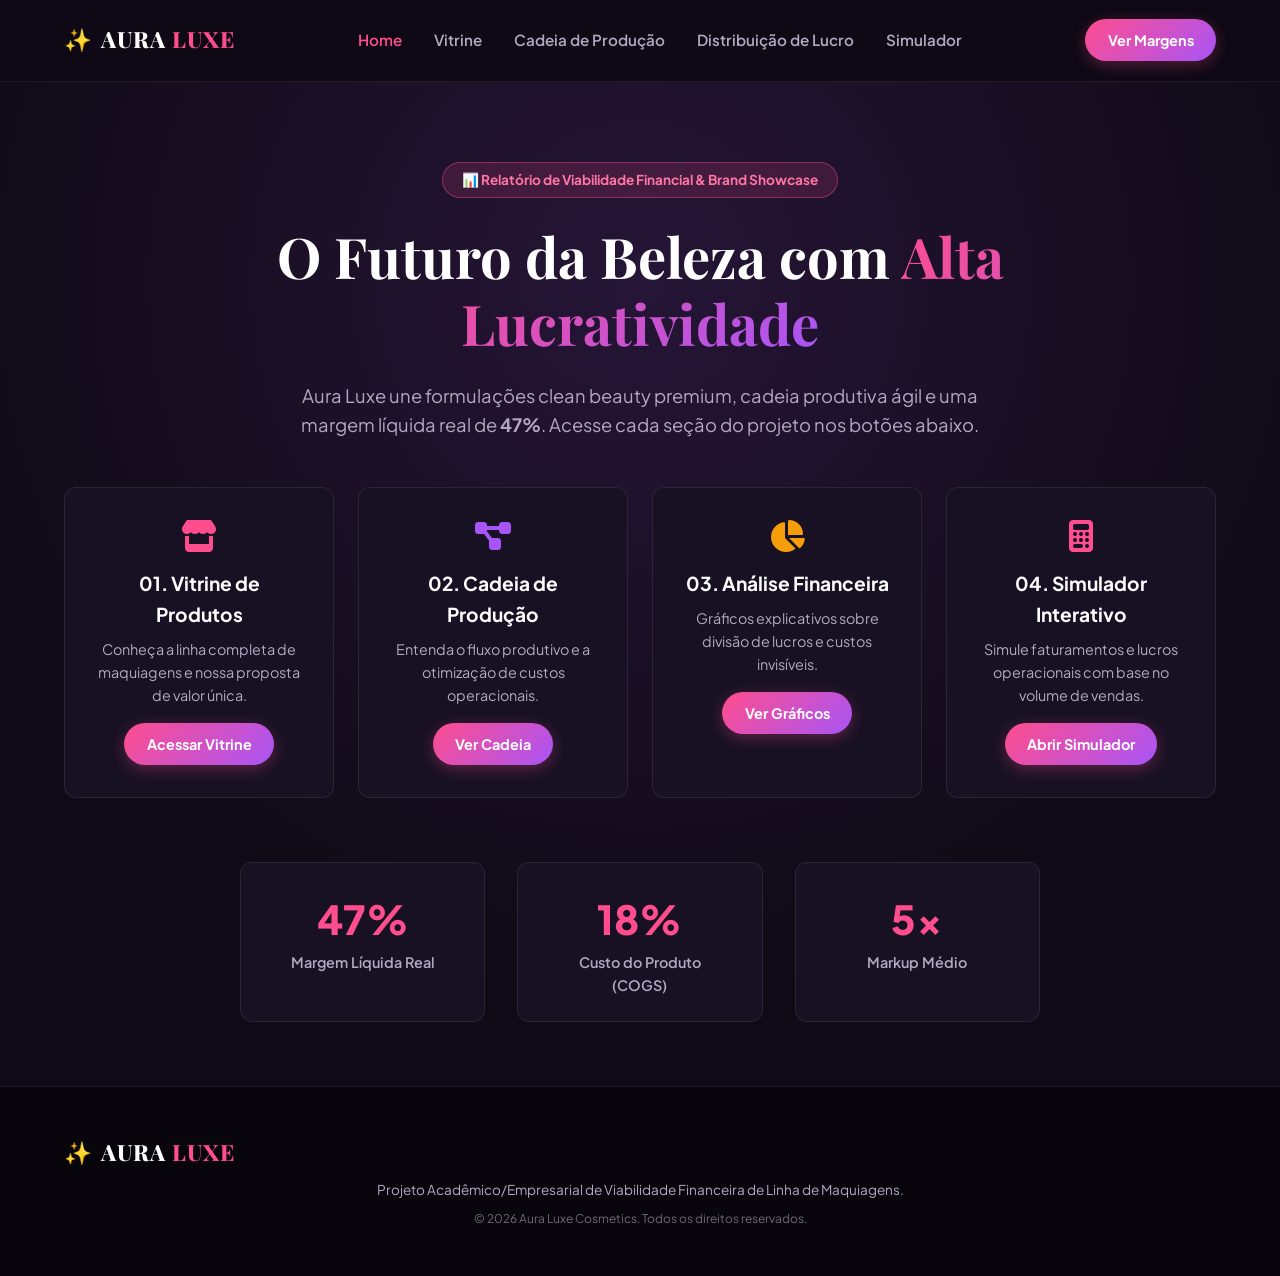
<file: index.html>
<!DOCTYPE html>
<html lang="pt-BR">
<head>
  <meta charset="UTF-8">
  <meta name="viewport" content="width=device-width, initial-scale=1.0">
  <title>Aura Luxe Cosmetics - Portal do Projeto</title>
  <link rel="stylesheet" href="style.css">
  <link rel="preconnect" href="https://fonts.googleapis.com">
  <link rel="preconnect" href="https://fonts.gstatic.com" crossorigin>
  <link href="https://fonts.googleapis.com/css2?family=Plus+Jakarta+Sans:wght@300;400;600;700;800&family=Playfair+Display:ital,wght@0,600;0,800;1,400&display=swap" rel="stylesheet">
  <link rel="stylesheet" href="https://cdnjs.cloudflare.com/ajax/libs/font-awesome/6.4.0/css/all.min.css">
</head>
<body>

  <!-- NAVBAR -->
  <header class="navbar">
    <a href="index.html" class="logo" style="text-decoration: none; color: inherit;">
      <span class="logo-icon">✨</span>
      <span class="logo-text">AURA <span>LUXE</span></span>
    </a>
    <nav>
      <a href="index.html" class="active">Home</a>
      <a href="vitrine.html">Vitrine</a>
      <a href="cadeia.html">Cadeia de Produção</a>
      <a href="financeiro.html">Distribuição de Lucro</a>
      <a href="simulador.html">Simulador</a>
    </nav>
    <a href="simulador.html" class="btn-primary">Ver Margens</a>
  </header>

  <!-- HERO SECTION -->
  <section class="hero">
    <div class="hero-badge">📊 Relatório de Viabilidade Financial & Brand Showcase</div>
    <h1>O Futuro da Beleza com <span class="gradient-text">Alta Lucratividade</span></h1>
    <p class="hero-sub">
      Aura Luxe une formulações clean beauty premium, cadeia produtiva ágil e uma margem líquida real de <strong>47%</strong>. Acesse cada seção do projeto nos botões abaixo.
    </p>

    <!-- CARDS DE NAVEGAÇÃO -->
    <div class="value-proposition-grid" style="margin-top: 3rem;">
      <div class="vp-card card-pink">
        <i class="fa-solid fa-store vp-icon"></i>
        <h3>01. Vitrine de Produtos</h3>
        <p>Conheça a linha completa de maquiagens e nossa proposta de valor única.</p>
        <a href="vitrine.html" class="btn-primary" style="margin-top: 1rem;">Acessar Vitrine</a>
      </div>

      <div class="vp-card card-purple">
        <i class="fa-solid fa-diagram-project vp-icon"></i>
        <h3>02. Cadeia de Produção</h3>
        <p>Entenda o fluxo produtivo e a otimização de custos operacionais.</p>
        <a href="cadeia.html" class="btn-primary" style="margin-top: 1rem;">Ver Cadeia</a>
      </div>

      <div class="vp-card card-coral">
        <i class="fa-solid fa-chart-pie vp-icon"></i>
        <h3>03. Análise Financeira</h3>
        <p>Gráficos explicativos sobre divisão de lucros e custos invisíveis.</p>
        <a href="financeiro.html" class="btn-primary" style="margin-top: 1rem;">Ver Gráficos</a>
      </div>

      <div class="vp-card card-pink">
        <i class="fa-solid fa-calculator vp-icon"></i>
        <h3>04. Simulador Interativo</h3>
        <p>Simule faturamentos e lucros operacionais com base no volume de vendas.</p>
        <a href="simulador.html" class="btn-primary" style="margin-top: 1rem;">Abrir Simulador</a>
      </div>
    </div>

    <div class="hero-stats" style="margin-top: 4rem;">
      <div class="stat-card">
        <h3>47%</h3>
        <p>Margem Líquida Real</p>
      </div>
      <div class="stat-card">
        <h3>18%</h3>
        <p>Custo do Produto (COGS)</p>
      </div>
      <div class="stat-card">
        <h3>5x</h3>
        <p>Markup Médio</p>
      </div>
    </div>
  </section>

  <!-- FOOTER -->
  <footer>
    <div class="footer-content">
      <div class="logo">
        <span class="logo-icon">✨</span>
        <span class="logo-text">AURA <span>LUXE</span></span>
      </div>
      <p>Projeto Acadêmico/Empresarial de Viabilidade Financeira de Linha de Maquiagens.</p>
      <p class="copyright">© 2026 Aura Luxe Cosmetics. Todos os direitos reservados.</p>
    </div>
  </footer>

</body>
</html>
</file>
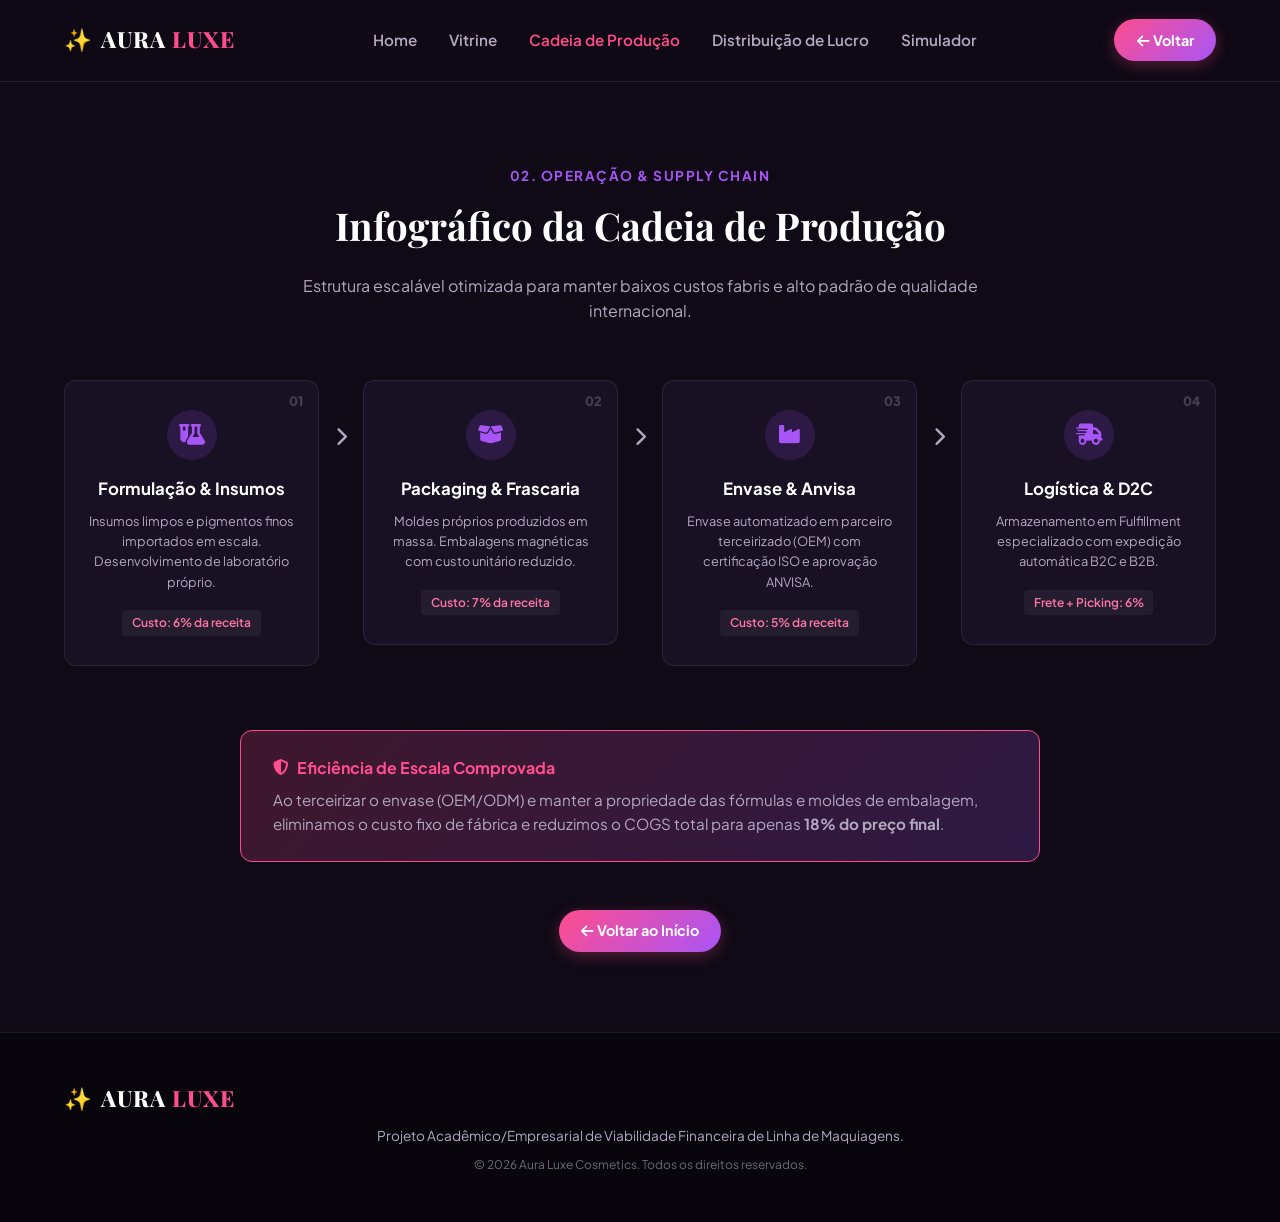
<file: cadeia.html>
<!DOCTYPE html>
<html lang="pt-BR">
<head>
  <meta charset="UTF-8">
  <meta name="viewport" content="width=device-width, initial-scale=1.0">
  <title>Cadeia de Produção - Aura Luxe</title>
  <link rel="stylesheet" href="style.css">
  <link rel="preconnect" href="https://fonts.googleapis.com">
  <link rel="preconnect" href="https://fonts.gstatic.com" crossorigin>
  <link href="https://fonts.googleapis.com/css2?family=Plus+Jakarta+Sans:wght@300;400;600;700;800&family=Playfair+Display:ital,wght@0,600;0,800;1,400&display=swap" rel="stylesheet">
  <link rel="stylesheet" href="https://cdnjs.cloudflare.com/ajax/libs/font-awesome/6.4.0/css/all.min.css">
</head>
<body>

  <!-- NAVBAR INTERLIGADA -->
  <header class="navbar">
    <a href="index.html" class="logo" style="text-decoration: none; color: inherit;">
      <span class="logo-icon">✨</span>
      <span class="logo-text">AURA <span>LUXE</span></span>
    </a>
    <nav>
      <a href="index.html">Home</a>
      <a href="vitrine.html">Vitrine</a>
      <a href="cadeia.html" class="active">Cadeia de Produção</a>
      <a href="financeiro.html">Distribuição de Lucro</a>
      <a href="simulador.html">Simulador</a>
    </nav>
    <a href="index.html" class="btn-primary"><i class="fa-solid fa-arrow-left"></i> Voltar</a>
  </header>

  <section class="section">
    <div class="section-header">
      <span class="tag">02. Operação & Supply Chain</span>
      <h2>Infográfico da Cadeia de Produção</h2>
      <p>Estrutura escalável otimizada para manter baixos custos fabris e alto padrão de qualidade internacional.</p>
    </div>

    <div class="pipeline-container">
      <div class="pipeline-step">
        <div class="step-number">01</div>
        <div class="step-icon"><i class="fa-solid fa-flask-vial"></i></div>
        <h4>Formulação & Insumos</h4>
        <p>Insumos limpos e pigmentos finos importados em escala. Desenvolvimento de laboratório próprio.</p>
        <span class="step-cost">Custo: 6% da receita</span>
      </div>

      <div class="pipeline-connector"><i class="fa-solid fa-chevron-right"></i></div>

      <div class="pipeline-step">
        <div class="step-number">02</div>
        <div class="step-icon"><i class="fa-solid fa-box-open"></i></div>
        <h4>Packaging & Frascaria</h4>
        <p>Moldes próprios produzidos em massa. Embalagens magnéticas com custo unitário reduzido.</p>
        <span class="step-cost">Custo: 7% da receita</span>
      </div>

      <div class="pipeline-connector"><i class="fa-solid fa-chevron-right"></i></div>

      <div class="pipeline-step">
        <div class="step-number">03</div>
        <div class="step-icon"><i class="fa-solid fa-industry"></i></div>
        <h4>Envase & Anvisa</h4>
        <p>Envase automatizado em parceiro terceirizado (OEM) com certificação ISO e aprovação ANVISA.</p>
        <span class="step-cost">Custo: 5% da receita</span>
      </div>

      <div class="pipeline-connector"><i class="fa-solid fa-chevron-right"></i></div>

      <div class="pipeline-step">
        <div class="step-number">04</div>
        <div class="step-icon"><i class="fa-solid fa-truck-fast"></i></div>
        <h4>Logística & D2C</h4>
        <p>Armazenamento em Fulfillment especializado com expedição automática B2C e B2B.</p>
        <span class="step-cost">Frete + Picking: 6%</span>
      </div>
    </div>

    <div class="pipeline-summary-card">
      <div class="summary-text">
        <h4><i class="fa-solid fa-shield-halved"></i> Eficiência de Escala Comprovada</h4>
        <p>Ao terceirizar o envase (OEM/ODM) e manter a propriedade das fórmulas e moldes de embalagem, eliminamos o custo fixo de fábrica e reduzimos o COGS total para apenas <strong>18% do preço final</strong>.</p>
      </div>
    </div>

    <div style="text-align: center; margin-top: 3rem;">
      <a href="index.html" class="btn-primary"><i class="fa-solid fa-arrow-left"></i> Voltar ao Início</a>
    </div>
  </section>

  <footer>
    <div class="footer-content">
      <div class="logo">
        <span class="logo-icon">✨</span>
        <span class="logo-text">AURA <span>LUXE</span></span>
      </div>
      <p>Projeto Acadêmico/Empresarial de Viabilidade Financeira de Linha de Maquiagens.</p>
      <p class="copyright">© 2026 Aura Luxe Cosmetics. Todos os direitos reservados.</p>
    </div>
  </footer>

</body>
</html>
</file>
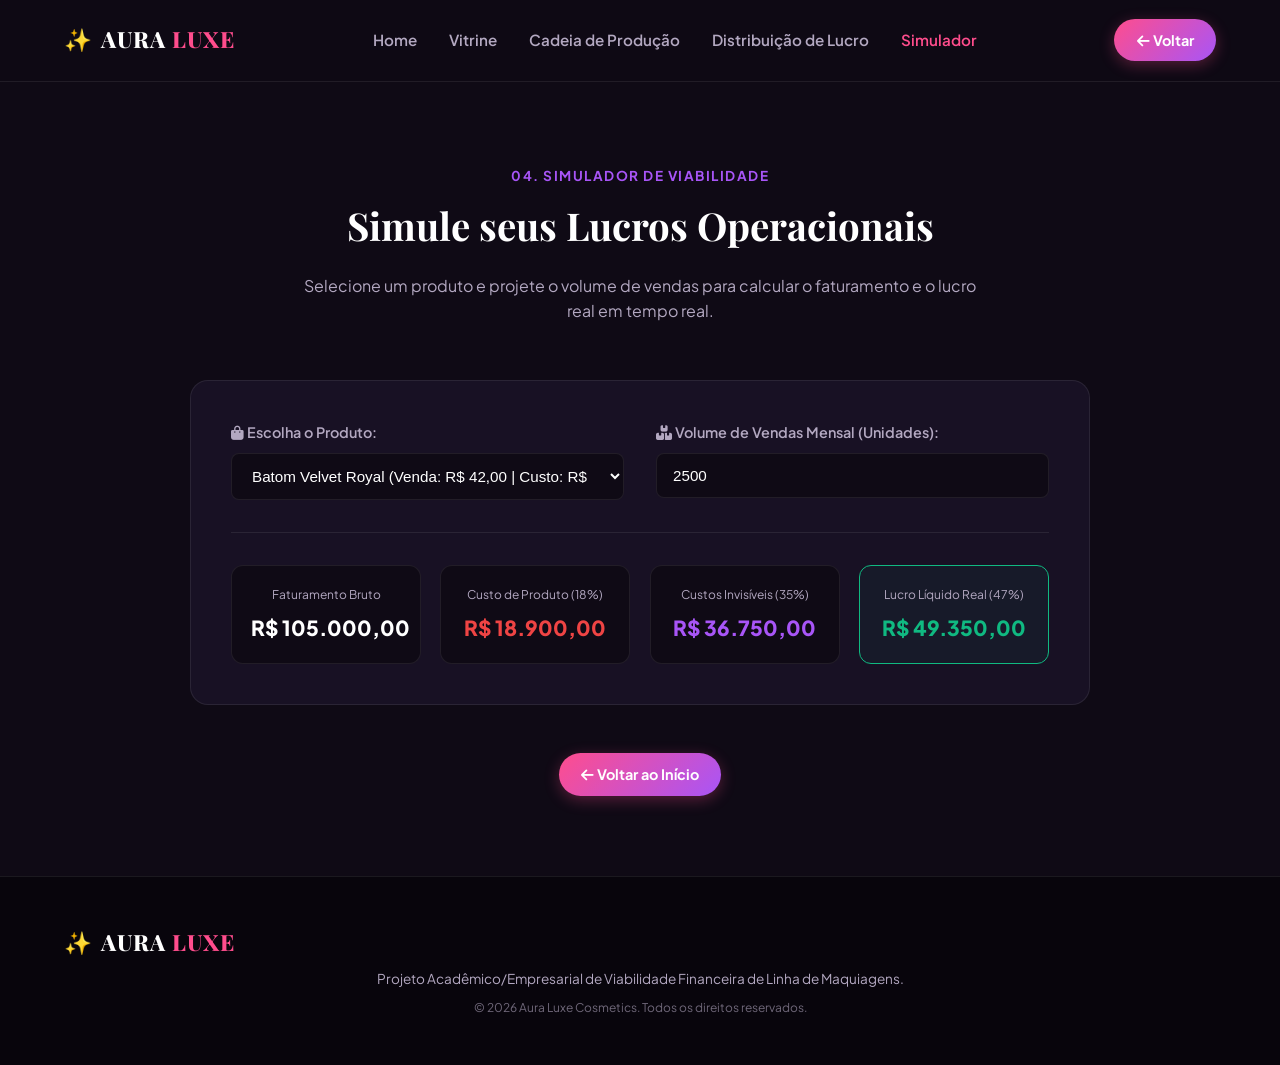
<file: simulador.html>
<!DOCTYPE html>
<html lang="pt-BR">
<head>
  <meta charset="UTF-8">
  <meta name="viewport" content="width=device-width, initial-scale=1.0">
  <title>Simulador - Aura Luxe</title>
  <link rel="stylesheet" href="style.css">
  <link rel="preconnect" href="https://fonts.googleapis.com">
  <link rel="preconnect" href="https://fonts.gstatic.com" crossorigin>
  <link href="https://fonts.googleapis.com/css2?family=Plus+Jakarta+Sans:wght@300;400;600;700;800&family=Playfair+Display:ital,wght@0,600;0,800;1,400&display=swap" rel="stylesheet">
  <link rel="stylesheet" href="https://cdnjs.cloudflare.com/ajax/libs/font-awesome/6.4.0/css/all.min.css">
</head>
<body>

  <!-- NAVBAR INTERLIGADA -->
  <header class="navbar">
    <a href="index.html" class="logo" style="text-decoration: none; color: inherit;">
      <span class="logo-icon">✨</span>
      <span class="logo-text">AURA <span>LUXE</span></span>
    </a>
    <nav>
      <a href="index.html">Home</a>
      <a href="vitrine.html">Vitrine</a>
      <a href="cadeia.html">Cadeia de Produção</a>
      <a href="financeiro.html">Distribuição de Lucro</a>
      <a href="simulador.html" class="active">Simulador</a>
    </nav>
    <a href="index.html" class="btn-primary"><i class="fa-solid fa-arrow-left"></i> Voltar</a>
  </header>

  <section class="section">
    <div class="section-header">
      <span class="tag">04. Simulador de Viabilidade</span>
      <h2>Simule seus Lucros Operacionais</h2>
      <p>Selecione um produto e projete o volume de vendas para calcular o faturamento e o lucro real em tempo real.</p>
    </div>

    <div class="calculator-card">
      <div class="calc-inputs">
        <div class="form-group">
          <label for="prodSelect"><i class="fa-solid fa-bag-shopping"></i> Escolha o Produto:</label>
          <select id="prodSelect" onchange="updateCalc()">
            <option value="42,7">Batom Velvet Royal (Venda: R$ 42,00 | Custo: R$ 7,00)</option>
            <option value="78,14">Base Hydra Glow (Venda: R$ 78,00 | Custo: R$ 14,00)</option>
            <option value="48,9">Rímel Lash Extreme 4D (Venda: R$ 48,00 | Custo: R$ 9,00)</option>
            <option value="38,6">Gloss Lip Glass (Venda: R$ 38,00 | Custo: R$ 6,00)</option>
            <option value="95,19">Paleta Sunset Luxe (Venda: R$ 95,00 | Custo: R$ 19,00)</option>
            <option value="55,10">Highlighter Crystal Aura (Venda: R$ 55,00 | Custo: R$ 10,00)</option>
          </select>
        </div>

        <div class="form-group">
          <label for="volInput"><i class="fa-solid fa-boxes-stacked"></i> Volume de Vendas Mensal (Unidades):</label>
          <input type="number" id="volInput" value="2500" min="100" step="100" oninput="updateCalc()">
        </div>
      </div>

      <div class="calc-results">
        <div class="res-card">
          <span>Faturamento Bruto</span>
          <h3 id="resFat">R$ 0,00</h3>
        </div>
        <div class="res-card">
          <span>Custo de Produto (18%)</span>
          <h3 id="resCogs" class="text-red">R$ 0,00</h3>
        </div>
        <div class="res-card">
          <span>Custos Invisíveis (35%)</span>
          <h3 id="resInvisible" class="text-purple">R$ 0,00</h3>
        </div>
        <div class="res-card highlight-res">
          <span>Lucro Líquido Real (47%)</span>
          <h3 id="resLucro" class="text-green">R$ 0,00</h3>
        </div>
      </div>
    </div>

    <div style="text-align: center; margin-top: 3rem;">
      <a href="index.html" class="btn-primary"><i class="fa-solid fa-arrow-left"></i> Voltar ao Início</a>
    </div>
  </section>

  <footer>
    <div class="footer-content">
      <div class="logo">
        <span class="logo-icon">✨</span>
        <span class="logo-text">AURA <span>LUXE</span></span>
      </div>
      <p>Projeto Acadêmico/Empresarial de Viabilidade Financeira de Linha de Maquiagens.</p>
      <p class="copyright">© 2026 Aura Luxe Cosmetics. Todos os direitos reservados.</p>
    </div>
  </footer>

  <script>
    function updateCalc() {
      const select = document.getElementById('prodSelect');
      const input = document.getElementById('volInput');
      if (!select || !input) return;

      const [price, cost] = select.value.split(',').map(Number);
      const volume = Number(input.value) || 0;

      const faturamento = price * volume;
      const cogs = faturamento * 0.18;
      const invisivis = faturamento * 0.35;
      const lucroLiquido = faturamento * 0.47;

      document.getElementById('resFat').innerText = faturamento.toLocaleString('pt-BR', { style: 'currency', currency: 'BRL' });
      document.getElementById('resCogs').innerText = cogs.toLocaleString('pt-BR', { style: 'currency', currency: 'BRL' });
      document.getElementById('resInvisible').innerText = invisivis.toLocaleString('pt-BR', { style: 'currency', currency: 'BRL' });
      document.getElementById('resLucro').innerText = lucroLiquido.toLocaleString('pt-BR', { style: 'currency', currency: 'BRL' });
    }

    window.addEventListener('DOMContentLoaded', updateCalc);
  </script>
</body>
</html>
</file>
<file: style.css>
/* CSS RESET & VARIABLES */
:root {
  --bg-dark: #0f0a15;
  --bg-card: #181124;
  --bg-card-hover: #221833;
  --pink-primary: #ff4d8d;
  --pink-light: #ff75a5;
  --purple-accent: #a855f7;
  --gold-accent: #f59e0b;
  --green-profit: #10b981;
  --red-cost: #ef4444;
  --text-main: #ffffff;
  --text-sub: #b3a8c1;
  --border-color: rgba(255, 255, 255, 0.08);
  --gradient-main: linear-gradient(135deg, #ff4d8d 0%, #a855f7 100%);
  --gradient-glow: linear-gradient(135deg, rgba(255, 77, 141, 0.2) 0%, rgba(168, 85, 247, 0.2) 100%);
  --radius-lg: 18px;
  --radius-md: 12px;
}

* {
  margin: 0;
  padding: 0;
  box-sizing: border-box;
}

html {
  scroll-behavior: smooth;
}

body {
  font-family: 'Plus Jakarta Sans', sans-serif;
  background-color: var(--bg-dark);
  color: var(--text-main);
  line-height: 1.6;
  overflow-x: hidden;
}

/* NAVBAR */
.navbar {
  display: flex;
  justify-content: space-between;
  align-items: center;
  padding: 1.2rem 5%;
  background: rgba(15, 10, 21, 0.85);
  backdrop-filter: blur(12px);
  position: sticky;
  top: 0;
  z-index: 1000;
  border-bottom: 1px solid var(--border-color);
}

.logo {
  display: flex;
  align-items: center;
  gap: 0.5rem;
  font-family: 'Playfair Display', serif;
  font-weight: 800;
  font-size: 1.4rem;
  letter-spacing: 1px;
}

.logo-text span {
  color: var(--pink-primary);
}

.navbar nav {
  display: flex;
  gap: 2rem;
}

.navbar nav a {
  color: var(--text-sub);
  text-decoration: none;
  font-weight: 600;
  font-size: 0.95rem;
  transition: color 0.3s;
}

.navbar nav a:hover,
.navbar nav a.active {
  color: var(--pink-primary);
}

.btn-primary {
  background: var(--gradient-main);
  color: white;
  padding: 0.6rem 1.4rem;
  border-radius: 30px;
  text-decoration: none;
  font-weight: 700;
  font-size: 0.9rem;
  box-shadow: 0 4px 15px rgba(255, 77, 141, 0.3);
  transition: transform 0.2s, box-shadow 0.2s;
  display: inline-block;
}

.btn-primary:hover {
  transform: translateY(-2px);
  box-shadow: 0 6px 20px rgba(255, 77, 141, 0.5);
}

/* HERO SECTION */
.hero {
  text-align: center;
  padding: 5rem 5% 4rem;
  background: radial-gradient(circle at 50% 20%, rgba(168, 85, 247, 0.15) 0%, rgba(15, 10, 21, 0) 70%);
}

.hero-badge {
  display: inline-block;
  background: rgba(255, 77, 141, 0.15);
  border: 1px solid rgba(255, 77, 141, 0.4);
  color: var(--pink-light);
  padding: 0.4rem 1.2rem;
  border-radius: 50px;
  font-weight: 700;
  font-size: 0.85rem;
  margin-bottom: 1.5rem;
}

.hero h1 {
  font-family: 'Playfair Display', serif;
  font-size: 3.5rem;
  line-height: 1.2;
  max-width: 900px;
  margin: 0 auto 1.5rem;
}

.gradient-text {
  background: var(--gradient-main);
  -webkit-background-clip: text;
  -webkit-text-fill-color: transparent;
}

.hero-sub {
  font-size: 1.15rem;
  color: var(--text-sub);
  max-width: 700px;
  margin: 0 auto 3rem;
}

.hero-stats {
  display: flex;
  justify-content: center;
  gap: 2rem;
  max-width: 800px;
  margin: 0 auto;
}

.stat-card {
  background: var(--bg-card);
  border: 1px solid var(--border-color);
  padding: 1.5rem 2.5rem;
  border-radius: var(--radius-md);
  flex: 1;
}

.stat-card h3 {
  font-size: 2.5rem;
  color: var(--pink-primary);
  font-weight: 800;
}

.stat-card p {
  font-size: 0.9rem;
  color: var(--text-sub);
  font-weight: 600;
}

/* SECTIONS COMMON */
.section {
  padding: 5rem 5%;
}

.section-header {
  text-align: center;
  max-width: 700px;
  margin: 0 auto 3.5rem;
}

.tag {
  color: var(--purple-accent);
  font-weight: 700;
  letter-spacing: 1.5px;
  text-transform: uppercase;
  font-size: 0.85rem;
}

.section-header h2 {
  font-family: 'Playfair Display', serif;
  font-size: 2.4rem;
  margin: 0.5rem 0 1rem;
}

.section-header p {
  color: var(--text-sub);
}

/* PROPOSTA DE VALOR & VITRINE */
.value-proposition-grid {
  display: grid;
  grid-template-columns: repeat(auto-fit, minmax(250px, 1fr));
  gap: 1.5rem;
  margin-bottom: 4rem;
}

.vp-card {
  background: var(--bg-card);
  padding: 2rem;
  border-radius: var(--radius-md);
  border: 1px solid var(--border-color);
  text-align: center;
}

.vp-icon {
  font-size: 2rem;
  margin-bottom: 1rem;
}

.card-pink .vp-icon { color: var(--pink-primary); }
.card-purple .vp-icon { color: var(--purple-accent); }
.card-coral .vp-icon { color: var(--gold-accent); }

.vp-card h3 {
  font-size: 1.2rem;
  margin-bottom: 0.5rem;
}

.vp-card p {
  color: var(--text-sub);
  font-size: 0.9rem;
}

.products-grid {
  display: grid;
  grid-template-columns: repeat(auto-fit, minmax(300px, 1fr));
  gap: 2rem;
}

.product-card {
  background: var(--bg-card);
  border-radius: var(--radius-lg);
  overflow: hidden;
  border: 1px solid var(--border-color);
  position: relative;
  transition: transform 0.3s, border-color 0.3s;
}

.product-card:hover {
  transform: translateY(-8px);
  border-color: var(--pink-primary);
}

.product-badge {
  position: absolute;
  top: 15px;
  left: 15px;
  background: rgba(15, 10, 21, 0.8);
  backdrop-filter: blur(8px);
  padding: 0.3rem 0.8rem;
  border-radius: 20px;
  font-size: 0.75rem;
  font-weight: 700;
  color: var(--pink-light);
  z-index: 2;
  border: 1px solid rgba(255, 117, 165, 0.3);
}

.product-img-wrapper {
  height: 240px;
  width: 100%;
  overflow: hidden;
}

.product-img-wrapper img {
  width: 100%;
  height: 100%;
  object-fit: cover;
  transition: transform 0.5s;
}

.product-card:hover .product-img-wrapper img {
  transform: scale(1.08);
}

.product-info {
  padding: 1.5rem;
}

.product-category {
  font-size: 0.75rem;
  text-transform: uppercase;
  color: var(--purple-accent);
  font-weight: 700;
  margin-bottom: 0.2rem;
}

.product-info h3 {
  font-size: 1.2rem;
  margin-bottom: 0.5rem;
}

.product-info p {
  color: var(--text-sub);
  font-size: 0.85rem;
  margin-bottom: 1.2rem;
  min-height: 40px;
}

.product-price-bar {
  display: flex;
  justify-content: space-between;
  align-items: center;
  padding-top: 1rem;
  border-top: 1px solid var(--border-color);
}

.price-label {
  display: block;
  font-size: 0.7rem;
  color: var(--text-sub);
}

.price-value {
  font-size: 1.2rem;
  font-weight: 800;
  color: var(--text-main);
}

.badge-margin {
  background: rgba(16, 185, 129, 0.15);
  color: var(--green-profit);
  padding: 0.3rem 0.7rem;
  border-radius: 8px;
  font-weight: 700;
  font-size: 0.8rem;
}

/* INFOGRÁFICO CADEIA DE PRODUÇÃO */
.pipeline-container {
  display: flex;
  justify-content: space-between;
  align-items: flex-start;
  gap: 1rem;
  margin-bottom: 3rem;
  overflow-x: auto;
  padding-bottom: 1rem;
}

.pipeline-step {
  background: var(--bg-card);
  padding: 1.8rem 1.2rem;
  border-radius: var(--radius-md);
  border: 1px solid var(--border-color);
  flex: 1;
  min-width: 200px;
  text-align: center;
  position: relative;
}

.step-number {
  position: absolute;
  top: 10px;
  right: 15px;
  font-size: 0.8rem;
  font-weight: 800;
  color: rgba(255, 255, 255, 0.2);
}

.step-icon {
  width: 50px;
  height: 50px;
  background: rgba(168, 85, 247, 0.15);
  color: var(--purple-accent);
  border-radius: 50%;
  display: flex;
  align-items: center;
  justify-content: center;
  font-size: 1.3rem;
  margin: 0 auto 1rem;
}

.pipeline-step h4 {
  font-size: 1.05rem;
  margin-bottom: 0.5rem;
}

.pipeline-step p {
  font-size: 0.8rem;
  color: var(--text-sub);
  margin-bottom: 1rem;
}

.step-cost {
  display: inline-block;
  font-size: 0.75rem;
  background: rgba(255, 255, 255, 0.05);
  padding: 0.2rem 0.6rem;
  border-radius: 4px;
  color: var(--pink-light);
  font-weight: 600;
}

.pipeline-connector {
  display: flex;
  align-items: center;
  justify-content: center;
  padding-top: 3rem;
  color: var(--text-sub);
  font-size: 1.2rem;
}

.pipeline-summary-card {
  background: var(--gradient-glow);
  border: 1px solid var(--pink-primary);
  border-radius: var(--radius-md);
  padding: 1.5rem 2rem;
  max-width: 800px;
  margin: 0 auto;
}

.summary-text h4 {
  color: var(--pink-primary);
  margin-bottom: 0.5rem;
  display: flex;
  align-items: center;
  gap: 0.5rem;
}

.summary-text p {
  font-size: 0.95rem;
  color: var(--text-sub);
}

/* DISTRIBUIÇÃO FINANCEIRA */
.financial-grid {
  display: grid;
  grid-template-columns: 1fr 1fr;
  gap: 3rem;
  align-items: center;
}

.chart-card {
  background: var(--bg-card);
  border: 1px solid var(--border-color);
  padding: 2rem;
  border-radius: var(--radius-lg);
  text-align: center;
}

.chart-card h3 {
  font-size: 1.2rem;
  margin-bottom: 1.5rem;
}

.chart-wrapper {
  height: 320px;
  position: relative;
}

.breakdown-cards {
  display: flex;
  flex-direction: column;
  gap: 1.2rem;
}

.breakdown-card {
  background: var(--bg-card);
  padding: 1.5rem;
  border-radius: var(--radius-md);
  border: 1px solid var(--border-color);
}

.card-green-border { border-left: 5px solid var(--green-profit); }
.card-purple-border { border-left: 5px solid var(--purple-accent); }
.card-pink-border { border-left: 5px solid var(--pink-primary); }

.b-header {
  display: flex;
  align-items: center;
  justify-content: space-between;
  margin-bottom: 0.5rem;
}

.b-dot {
  width: 10px;
  height: 10px;
  border-radius: 50%;
  display: inline-block;
  margin-right: 0.5rem;
}

.bg-green { background: var(--green-profit); }
.bg-purple { background: var(--purple-accent); }
.bg-pink { background: var(--pink-primary); }

.text-green { color: var(--green-profit); }
.text-purple { color: var(--purple-accent); }
.text-pink { color: var(--pink-primary); }
.text-red { color: var(--red-cost); }

.b-header h4 {
  font-size: 1.1rem;
  flex: 1;
}

.b-percentage {
  font-size: 1.4rem;
  font-weight: 800;
}

.breakdown-card p {
  font-size: 0.85rem;
  color: var(--text-sub);
}

.sub-costs {
  list-style: none;
  margin-top: 0.8rem;
  padding-top: 0.8rem;
  border-top: 1px solid var(--border-color);
}

.sub-costs li {
  font-size: 0.8rem;
  display: flex;
  justify-content: space-between;
  color: var(--text-sub);
  margin-bottom: 0.3rem;
}

/* SIMULADOR */
.calculator-card {
  background: var(--bg-card);
  border: 1px solid var(--border-color);
  border-radius: var(--radius-lg);
  padding: 2.5rem;
  max-width: 900px;
  margin: 0 auto;
}

.calc-inputs {
  display: grid;
  grid-template-columns: 1fr 1fr;
  gap: 2rem;
  margin-bottom: 2rem;
}

.form-group label {
  display: block;
  font-size: 0.9rem;
  font-weight: 600;
  margin-bottom: 0.6rem;
  color: var(--text-sub);
}

.form-group select,
.form-group input {
  width: 100%;
  padding: 0.8rem 1rem;
  background: var(--bg-dark);
  border: 1px solid var(--border-color);
  border-radius: 8px;
  color: white;
  font-size: 0.95rem;
  outline: none;
}

.form-group select:focus,
.form-group input:focus {
  border-color: var(--pink-primary);
}

.calc-results {
  display: grid;
  grid-template-columns: repeat(auto-fit, minmax(180px, 1fr));
  gap: 1.2rem;
  padding-top: 2rem;
  border-top: 1px solid var(--border-color);
}

.res-card {
  background: var(--bg-dark);
  padding: 1.2rem;
  border-radius: var(--radius-md);
  border: 1px solid var(--border-color);
  text-align: center;
}

.res-card span {
  display: block;
  font-size: 0.75rem;
  color: var(--text-sub);
  margin-bottom: 0.4rem;
}

.res-card h3 {
  font-size: 1.3rem;
  font-weight: 800;
}

.highlight-res {
  border-color: var(--green-profit);
  background: rgba(16, 185, 129, 0.05);
}

/* FOOTER */
footer {
  padding: 3rem 5%;
  text-align: center;
  border-top: 1px solid var(--border-color);
  background: #08050c;
}

.footer-content p {
  color: var(--text-sub);
  font-size: 0.85rem;
  margin-top: 0.5rem;
}

.copyright {
  margin-top: 1.5rem;
  font-size: 0.75rem !important;
  opacity: 0.6;
}

/* RESPONSIVE */
@media (max-width: 900px) {
  .hero h1 { font-size: 2.5rem; }
  .financial-grid { grid-template-columns: 1fr; }
  .calc-inputs { grid-template-columns: 1fr; }
  .pipeline-container { flex-direction: column; }
  .pipeline-connector { transform: rotate(90deg); padding: 0; margin: 0 auto; }
}
</file>
